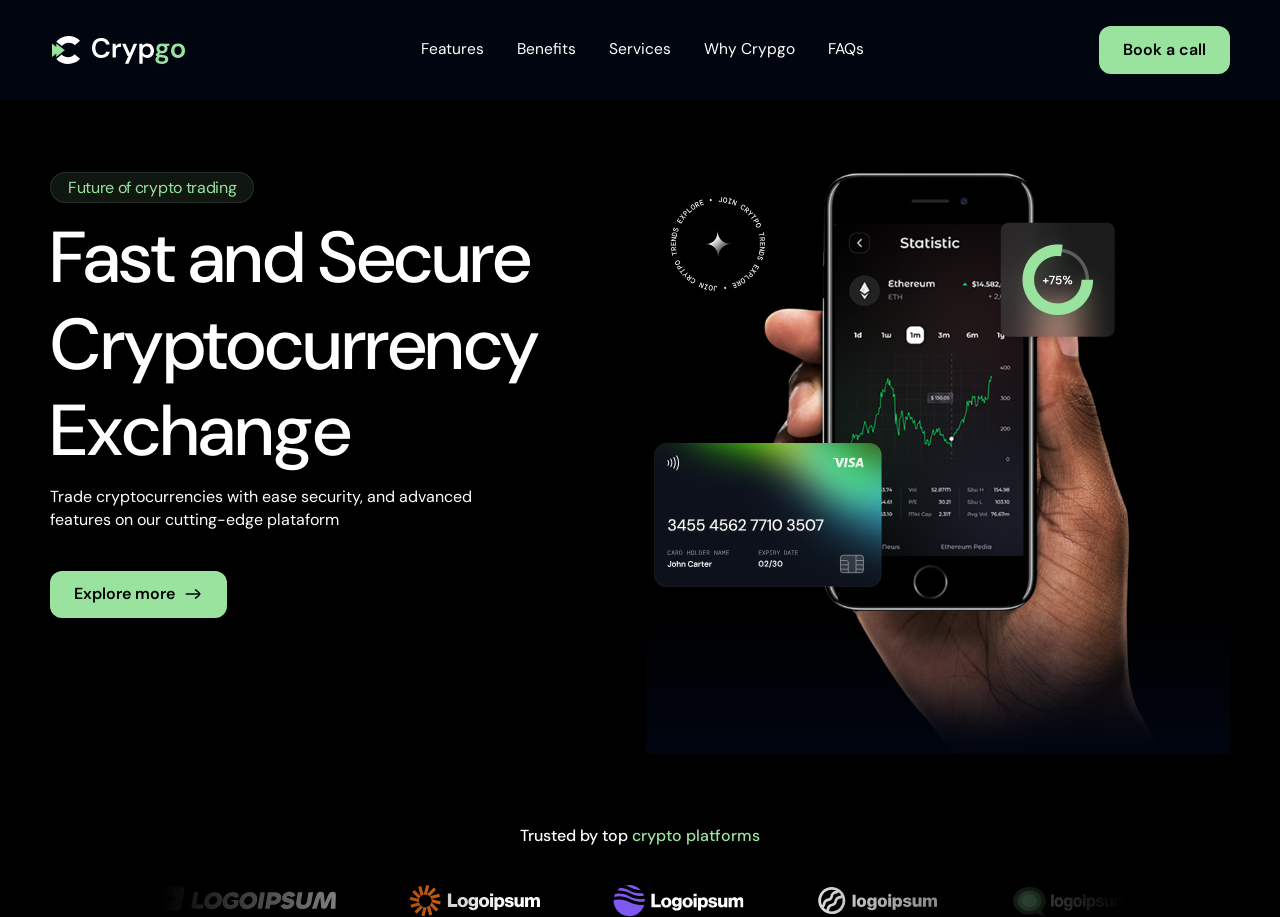
<file: index.html>
<!DOCTYPE html>
<html lang="en">
<head>
    <meta charset="UTF-8">
    <meta name="viewport" content="width=device-width, initial-scale=1.0">
    <link rel="stylesheet" href="css/index.css">
    <link rel="icon" type="image/x-icon" href="assets/Logo_C.ico">
    <link href="https://fonts.googleapis.com/css2?family=DM+Sans:wght@400;500;600&display=swap" rel="stylesheet">
    <title>Crypgo</title>
</head>
<body>
    <nav class="navbar">
        <div class="crypgo_logo">
            <img src="/assets/Logo.svg" alt="" srcset="">
        </div>
        <ol>
            <li class="nav_item">Features</li>
            <li class="nav_item">Benefits</li>
            <li class="nav_item">Services</li>
            <li class="nav_item">Why Crypgo</li>
            <a href="3rd_task/faq.html"><li class="nav_item">FAQs</li></a>
        </ol>

        
        <button class="nav_button">Book a call</button>
        <img src="/assets/menu.png" alt="" srcset="" class="burguer-menu">
        
    </nav>
    <section>
        <div class="left">
            <div class="info">
                <div class="badge">
                    <span>Future of crypto trading</span>
                </div>
                <span class="main_text">Fast and Secure <br/> Cryptocurrency <br/> Exchange </span>
                <p>Trade cryptocurrencies with ease security, and advanced <br/> features on our cutting-edge plataform</p>
            </div>
            <button class="left_button">
                Explore more <img src="assets/Right arrow.svg" alt="" srcset="">
            </button>
        </div>
            <div class="right">
                <img class="curve_text" src="assets/curve text.svg" alt="">
                <img class="visa_card" src="assets/Cart Gradient 2.svg" alt="">
                <img class="chart_circle" src="assets/Frame 34.png" alt="">
    
                <div class="phone_wrapper">
                    <img class="phone" src="assets/Layer-51 2.svg" alt="">
                </div>
            </div>
    </section>
    <div class="trusted">
        <div class="logo">
            <span class="white_text">Trusted by top <span class="green_text">crypto platforms</span></span>
            <div class="logo_container">
                <img class="logo_size fipsum" src="assets/Frame.svg" alt="" srcset="">
                <img class="logo_size" src="assets/logo-55.svg" alt="" srcset="">
                <img class="logo_size" src="assets/logo-51.svg" alt="">
                <img class="logo_size" src="assets/logo-7.svg" alt="">
                <img class="logo_size" src="assets/logo-28.svg" alt="" srcset="">
            </div>
        </div>
    </div>
    <script src="js/main.js"></script>
</body>
</html>
</file>
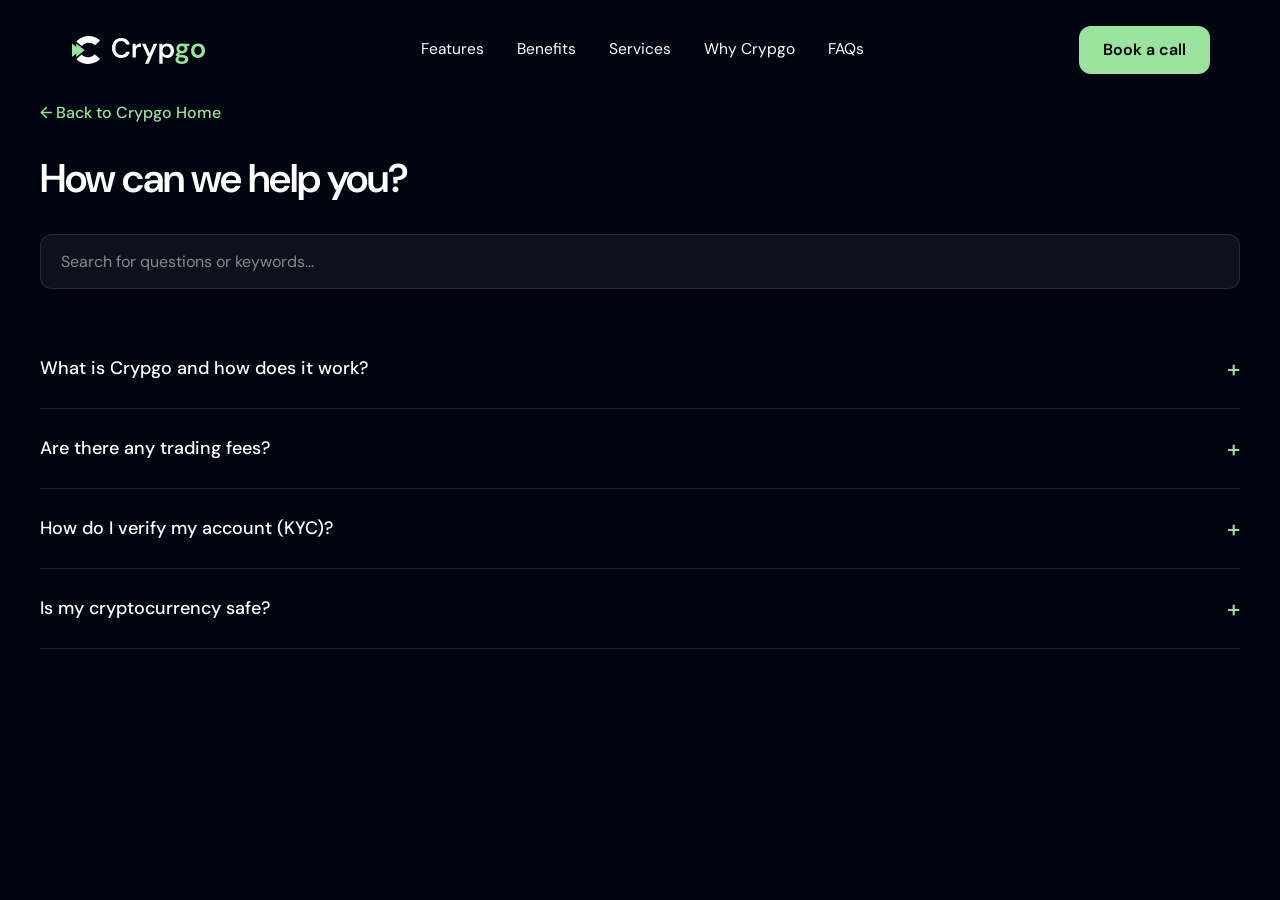
<file: 3rd_task/faq.html>
<!DOCTYPE html>
<html lang="en">
<head>
    <meta charset="UTF-8">
    <meta name="viewport" content="width=device-width, initial-scale=1.0">
    <title>Help & FAQs</title>
    <link rel="icon" type="image/x-icon" href="../assets/Logo_C.ico">
    <link href="https://fonts.googleapis.com/css2?family=DM+Sans:wght@400;500;600&display=swap" rel="stylesheet">
    
    <style>
        
        * {
            box-sizing: border-box;
            margin: 0;
            padding: 0;
            font-family: 'DM Sans', sans-serif;
        }

        body {
            background-color: #000510;
            color: #ffffff;
            line-height: 1.6;
            padding: 0px 20px 40px 20px;
        }
        a{
            text-decoration: none;
        }

        .navbar{
            display: flex;
            align-items: center;
            justify-content: space-between; 
            height: 100px;
            max-width: 1300px;
            width: 100%;
            margin: 0 auto;
            background-color: #000510;
            padding: 0px 50px;
        }
        .crypgo_logo{
            height: 32px;
            width: 135px;
        }

        .crypgo_logo img {
            display: block;
        }   

        .nav_button{
            width: 131px;
            padding: 13px 24px 13px 24px;
            background-color: #99e39e;
            border-radius: 12px;
            border: none;
            font-family: 'DM Sans', sans-serif;
            font-weight: 600;      
            font-size: 16px;
            line-height: 1.4;      
            letter-spacing: 0px;  
            color: #000000; 
            cursor: pointer;
        }
        .nav_button:hover{
            background-color: #65c76c;
        }
        ol{
            width: 443px;
            display: flex;
            align-items: center;
            justify-content: space-between;
            list-style-type: none;
            margin: 0;
            padding: 0;
        }
        .nav_item {
            font-family: 'DM Sans', sans-serif;
            font-weight: 400;      
            font-size: 15.5px;
            line-height: 1.4;      
            letter-spacing: normal;  
            color: white;
            list-style: none;
            cursor: pointer;
        }
        .nav_item:hover{
            color:#99e39e
        }

        .container {
            max-width: 1200px;
            margin: 0 auto;
        }

        .back-link {
            display: inline-block;
            color: #99e39e;
            text-decoration: none;
            margin-bottom: 20px;
            font-weight: 500;
            transition: color 0.3s;
        }

        .back-link:hover {
            color: #65c76c;
        }

        h1 {
            font-size: 40px;
            margin-bottom: 24px;
            font-weight: 600;
            letter-spacing: -1px;
        }

        
        .search-wrapper {
            margin-bottom: 40px;
            position: relative;
        }

        #faq-search {
            width: 100%;
            padding: 16px 20px;
            border-radius: 12px;
            border: 1px solid rgba(255, 255, 255, 0.1);
            background-color: rgba(255, 255, 255, 0.05);
            color: white;
            font-size: 16px;
            outline: none;
            transition: border-color 0.3s;
        }

        #faq-search:focus {
            border-color: #99e39e;
        }

        #faq-search::placeholder {
            color: rgba(255, 255, 255, 0.5);
        }

       
        .faq-item {
            border-bottom: 1px solid rgba(255, 255, 255, 0.1);
            overflow: hidden;
        }

        
        .faq-item.hidden {
            display: none;
        }

        .faq-question {
            width: 100%;
            display: flex;
            justify-content: space-between;
            align-items: center;
            padding: 24px 0;
            background: none;
            border: none;
            color: white;
            font-size: 18px;
            font-weight: 500;
            text-align: left;
            cursor: pointer;
        }

        .icon {
            font-size: 24px;
            color: #99e39e;
            transition: transform 0.3s ease;
        }


        .faq-answer-wrapper {
            max-height: 0;
            overflow: hidden;
            transition: max-height 0.4s ease-in-out;
        }

        .faq-answer {
            padding-bottom: 24px;
            color: rgba(255, 255, 255, 0.7);
            font-size: 16px;
        }

        
        .faq-item.active .icon {
            transform: rotate(45deg); 
        }

        .faq-item.active .faq-answer-wrapper {
            max-height: 500px; 
        }

        .burguer-menu{
    display: none;
}

        
@media (width <= 1024px) {
    
    
    ol, .nav_button{
        display: none;
    }

    .burguer-menu{
        display: block;
        height: 20px;
        width: 30px;
        cursor: pointer;
    }
    .navbar{
        padding: 30px;
        position: absolute;
        top: 0;
        left: 0;
        width: 100%;
        z-index: 1000;
    }
    .navbar.active {
        flex-wrap: wrap;
        background-color: #000510;
        padding-bottom: 20px;
        height: auto;
    }
    .navbar.active ol {
        display: flex;
        flex-direction: column;
        width: 100%;
        order: 3;
        align-items: center;
        gap: 25px;
        padding-top: 20px;
        margin: 0;
    }
    .navbar.active .nav_button{
        display: block;
        order: 4;
        margin: 20px auto 0 auto;
    }

    .container{
        margin-top: 120px;
    }

}
        
 @media (width <= 600px) {
    h1 { font-size: 32px; }
    .faq-question { font-size: 16px; }
        }
</style>
</head>
<body>
    <nav class="navbar">
        <div class="crypgo_logo">
            <a href="../index.html"><img src="/assets/Logo.svg" alt="" srcset=""></a>
        </div>
        <ol>
            <li class="nav_item">Features</li>
            <li class="nav_item">Benefits</li>
            <li class="nav_item">Services</li>
            <li class="nav_item">Why Crypgo</li>
            <a href="faq.html"><li class="nav_item">FAQs</li></a>
        </ol>

        
        <button class="nav_button">Book a call</button>
        <img src="/assets/menu.png" alt="" srcset="" class="burguer-menu">
        
    </nav>
    <div class="container">
        <a href="../index.html" class="back-link">← Back to Crypgo Home</a>
        
        <h1>How can we help you?</h1>

        <div class="search-wrapper">
            <input type="text" id="faq-search" placeholder="Search for questions or keywords...">
        </div>

        <div class="faq-list">
            
            <div class="faq-item">
                <button class="faq-question">What is Crypgo and how does it work? <span class="icon">+</span></button>
                <div class="faq-answer-wrapper">
                    <div class="faq-answer">
                        Crypgo is a fast and secure cryptocurrency exchange platform designed for both professionals and beginners. It allows you to trade, store, and manage your digital assets with advanced security features and a user-friendly interface.
                    </div>
                </div>
            </div>

            <div class="faq-item">
                <button class="faq-question">Are there any trading fees? <span class="icon">+</span></button>
                <div class="faq-answer-wrapper">
                    <div class="faq-answer">
                        Yes, we charge a minimal flat fee of 0.1% per transaction. However, if you hold our native token, you can unlock discounts of up to 50% on all your trading fees.
                    </div>
                </div>
            </div>

            <div class="faq-item">
                <button class="faq-question">How do I verify my account (KYC)? <span class="icon">+</span></button>
                <div class="faq-answer-wrapper">
                    <div class="faq-answer">
                        To verify your account, navigate to the settings dashboard and upload a valid government-issued ID along with a recent proof of address. The automated verification process usually takes less than 10 minutes.
                    </div>
                </div>
            </div>

            <div class="faq-item">
                <button class="faq-question">Is my cryptocurrency safe? <span class="icon">+</span></button>
                <div class="faq-answer-wrapper">
                    <div class="faq-answer">
                        Security is our top priority. 95% of all digital assets are stored in multi-signature offline cold wallets. We also enforce Two-Factor Authentication (2FA) for all withdrawals and account changes.
                    </div>
                </div>
            </div>

        </div>
    </div>

    <script>
        
        document.addEventListener("DOMContentLoaded", () => {
        const burgerBTN = document.querySelector('.burguer-menu');
        const navbar = document.querySelector('.navbar');

        burgerBTN.addEventListener('click', () => {
        navbar.classList.toggle('active')
    })

})

        
        const searchInput = document.getElementById('faq-search');
        const faqItems = document.querySelectorAll('.faq-item');
        const questions = document.querySelectorAll('.faq-question');

        questions.forEach(question => {
            question.addEventListener('click', () => {
                const currentItem = question.parentElement;
                const isCurrentlyActive = currentItem.classList.contains('active');

                faqItems.forEach(item => {
                    item.classList.remove('active');
                });

                if (!isCurrentlyActive) {
                    currentItem.classList.add('active');
                }
            });
        });


        searchInput.addEventListener('input', (event) => {

            const searchTerm = event.target.value.toLowerCase();

            faqItems.forEach(item => {
                const text = item.innerText.toLowerCase();

                
                if (text.includes(searchTerm)) {
                    item.classList.remove('hidden');
                } else {
                    item.classList.add('hidden');
                }
            });
        });

    </script>
</body>
</html>
</file>
<file: css/index.css>
*{
    box-sizing: border-box;
    margin:0;
    padding: 0;
}
a{
   text-decoration: none;
}
body{
    background-color: black;
    font-family: "DM Sans";
}
.navbar{
    display: flex;
    align-items: center;
    justify-content: space-between; 
    height: 100px;
    max-width: 1300px;
    width: 100%;
    margin: 0 auto;
    background-color: #000510;
    padding: 0px 50px;
}
.crypgo_logo{
    height: 32px;
    width: 135px;

}

.crypgo_logo img {
    display: block;
}

.nav_button{
    width: 131px;
    padding: 13px 24px 13px 24px;
    background-color: #99e39e;
    border-radius: 12px;
    border: none;
    font-family: 'DM Sans', sans-serif;
    font-weight: 600;      
    font-size: 16px;
    line-height: 1.4;      
    letter-spacing: 0px;  
    color: #000000; 
    cursor: pointer;
}
.nav_button:hover{
    background-color: #65c76c;
}
ol{
    width: 443px;
    display: flex;
    align-items: center;
    justify-content: space-between;
    list-style-type: none;
    margin: 0;
    padding: 0;
}
.nav_item {
    font-family: 'DM Sans', sans-serif;
    font-weight: 400;      
    font-size: 15.5px;
    line-height: 1.4;      
    letter-spacing: normal;  
    color: white;
    list-style: none;
    cursor: pointer;
         
      
}
.nav_item:hover{
    color:#99e39e
}

section{
    display: flex;
    justify-content: space-between;
    min-height: 654px;
    height: 654px;
    width: 100%;
    max-width: 1300px;
    margin: 0 auto;
    padding: 72px 50px 0px 50px;
}
.left{
    display: flex;
    flex-direction: column;
    align-items: flex-start;
    max-width: 588px;
    width: 100%;
    height: 100%;
    max-height: 445px;
    gap: 40px;
}
.info{
    display: flex;
    flex-direction: column;
    align-items: flex-start;
    gap: 12px;
    
}
.badge{
    font-family: inherit;
    font-weight: 400;
    font-size: 15.px;
    letter-spacing: -0.02em;
    line-height: 1.2;
    padding-top: 5px;
    padding-right: 17px;
    padding-bottom: 5px;
    padding-left: 17px;
    gap: 8px;
    border-radius: 999px;
    border: 1px solid #FFFFFF1A;
    color: #99e39e;
    background-color: #99e39e1A ;

}
.main_text{
    display: block;
    color: white;
    font-weight: 500;
    line-height: 1.2;
    font-size: 72px;
    letter-spacing: -0.006em;
}
p{
    color: white;
    font-weight: 400;
    font-size: 16px;
    line-height: 1.4;
    letter-spacing: 0%;
    margin: 0;
}
.left_button {
    display: flex;
    align-items: center;
    justify-content: center; 
    gap: 8px;
    border: none;
    border-radius: 12px;
    background-color: #99e39e;
    font-family: 'DM Sans', sans-serif;
    font-weight: 600;      
    font-size: 16px;
    line-height: 1.4;      
    letter-spacing: 0px;  
    color: #000000;     
    padding: 12px 24px;
    cursor: pointer;
}
.left_button:hover{
    background-color: #65c76c;
}

.right {
    width: 100%;
    max-width: 584px;
    height: 582px; 
    position: relative;

}


.curve_text {
    position: absolute;
    top: 24px;
    left: 24px; 
    z-index: 2;
}

.visa_card {
    position: absolute;
    top: 270.85px;
    left: 8px; 
    z-index: 10; 
}

.chart_circle {
    position: absolute;
    top: 48px;
    left: 348px;
    z-index: 10; 
}

.phone_wrapper {
    position: absolute;
    display: flex;
    justify-content: center;
    align-items: center; 

    height: 100%;
    width: 100%;
    z-index: 1; 
}

.phone {
    width: 100%;
    height: 100%;
    object-fit: cover; 
    object-position: bottom center; 
}


.phone_wrapper::after {
    position: absolute;
    content: '';
    height: 25%; 
    width: 100%;
    bottom: 0;
    background: linear-gradient(to top, #000510, transparent);
    z-index: 5; 
}
.trusted{
    max-width: 1300px;
    width: 100%;
    padding-top: 72px;
    margin: 0 auto;
}
.logo{
    display: flex;
    justify-content: center;
    align-items: center;
    flex-direction: column;
    width: 100%;
    gap: 40px;

}
.logo .white_text{
    color: white;
    font-weight: 500;
    font-style: Medium;
    font-size: 16px;
    line-height: 120%;
    letter-spacing: -2%;

}
.logo_size{
    width: auto;
    height: 32px;
    margin: 0;
    padding: 0;

}
.logo_size.fipsum{
    width: 187.31707763671875px;
    height: 32px;
}
.logo_container{
    display: flex;
    justify-content: center;
    align-items: center;
    position: relative;
    max-width: 1300px;
    width: 100%;
    height: 32px;
    gap: 72px;
    margin: 0 auto;
}
.logo_container::before{
    content: '';
    position: absolute;
    top: 0;
    bottom: 0;
    left: 0;
    width: 40%;
    pointer-events: none;
    z-index: 2;
    background: linear-gradient(to right, #000000 0%, #000000 31.5%, transparent 100%);
}
.logo_container::after{
    content: '';
    position: absolute;
    top: 0;
    bottom: 0;
    right: 0;
    width: 40%;
    pointer-events: none;
    z-index: 2;
    background: linear-gradient(to left, #000000 0%, #000000 30%, transparent 100%);
}
.green_text{
    color: #99e39e;
}
.burguer-menu{
    display: none;
}

@media (width <= 1024px) {
    ol, .nav_button{
        display: none;
    }

    .burguer-menu{
        display: block;
        height: 20px;
        width: 30px;
        cursor: pointer;
    }
    .navbar{
        padding: 30px;
        position: absolute;
        top: 0;
        left: 0;
        width: 100%;
        z-index: 1000;
    }
    .navbar.active {
        flex-wrap: wrap;
        background-color: #000510;
        padding-bottom: 20px;
        height: auto;
    }
    .navbar.active ol {
        display: flex;
        flex-direction: column;
        width: 100%;
        order: 3;
        align-items: center;
        gap: 25px;
        padding-top: 20px;
        margin: 0;
    }
    .navbar.active .nav_button{
        display: block;
        order: 4;
        margin: 20px auto 0 auto;
    }

    section{
        min-height: 550px;
        height: 100%;
        padding-top: 170px;
    }
    .right{
        position: relative;
        display: flex;
        height: 400px;
        flex-direction: column;
        align-items: center;
        gap: 24px;
        margin-top: 20px;
    }
    .phone{
        position: relative;
        top: 40px;
        bottom: 0;
        left: -20px;
        right: auto;
        object-fit: contain; 
        object-position: bottom center;
        -webkit-mask-image: linear-gradient(to top, transparent 0%, black 30%);
        mask-image: linear-gradient(to top, transparent 0%, black 30%);
        
    }
    .phone_wrapper {
        position: absolute;
        display: flex;
        justify-content: center;
        align-items: flex-end; 
        height: 100%;
        width: 100%;
        z-index: 1; 
        
    }

    .phone_wrapper::after {
        display: none;
    }

    .visa_card{
        display: none;
    }
    .chart_circle{
        position: relative;
        top: -80px;
        bottom: 0;
        left: 70px;
        right: 0
    }
    .curve_text{
        position: relative;
        top: -30px ;
        bottom: 80px;
        left: auto;
        right: 80px;
        scale: 170%;
        z-index: 1;
    }
    .main_text{
        font-size: 48px;
        line-height: 1.1;
    }
    .logo_container{
        display: flex;
        flex-wrap: wrap;
        gap: 16px;
        max-width: 100%;
        width: 100%;
    }
    .trusted{
        padding: 110px 0px 20px 0px;
    }
}

@media ( width <= 768px) {
    body{
        overflow-x: hidden;
    }
    .navbar{
        padding: 30px;
    }

    ol, .nav_button{
        display: none;
    }
    .burguer-menu{
        display: block;
        height: 20px;
        width: 30px;
        cursor: pointer;
    }
    .navbar.active {
        flex-wrap: wrap;
        background-color: #000510;
        position: absolute;
        width: 100%;
        left: 0;
        top: 0;
        z-index: 1000;
        padding-bottom: 20px;
        height: auto;
    }
    .navbar.active section{
        margin-top: 100px;
    }
    .navbar.active ol {
        display: flex;
        flex-direction: column;
        width: 100%;
        order: 3;
        align-items: center;
        gap: 25px;
        padding-top: 20px;
        margin: 0;
    }

    .navbar.active .nav_button{
        display: block;
        order: 4;
        margin: 20px auto 0 auto;
    }
    
    section{
        flex-direction: column;
        padding: 130px 50px 0px 50px;
        
    }
    .left, .right{
        width: 100%;
    }
    .right{
        position: relative;
        display: flex;
        height: 400px;
        flex-direction: column;
        align-items: center;
        gap: 24px;
        margin-top: 20px;
    }
    .visa_card{
        display: flex;
        position: relative;
        top: 40px;
        bottom: 0;
        left: -20px;
        right: auto;
        scale: 150%;
    }
    .chart_circle{
        position: relative;
        top: -180px;
        bottom: 0;
        left: 130px;
        right: 0
    }
    .curve_text{
        position: relative;
        top: 70px ;
        bottom: 80px;
        left: auto;
        right: 70px;
        scale: 170%;
        z-index: 1;
    }
    .phone_wrapper{
        display: none;
    }
    .phone{
        display: none;
    }
    .main_text{
        padding-top: 40px;
        font-size: 48px;
        line-height: 1.1;
    }
    .logo_container{
        display: flex;
        flex-wrap: wrap;
        gap: 16px;
        max-width: 100%;
        width: 100%;
    }
    .trusted{
        margin-top: 10px;
        padding: 40px 0px 20px 0px;
    }

  
}

@media (width <= 420px) {
    .main_text{
        padding-top: 10px;
        font-size: 40px;
        line-height: 1.1;
    }
    section{
        flex-direction: column;
        padding: 130px 30px 0px 30px;
    }
    .left, .right{
        width: 100%;
    }
    .right{
        position: relative;
        display: flex;
        height: 400px;
        flex-direction: column;
        align-items: center;
        gap: 24px;
        margin-top: 20px;
    }
    .visa_card{
        display: flex;
        position: relative;
        top: 40px;
        bottom: 0;
        left: 10px;
        right: auto;
        scale: 140%;
    }
    .chart_circle{
        position: relative;
        top: -180px;
        bottom: 10;
        left: 100px;
        right: 0
    }
    .curve_text{
        position: relative;
        top: 70px ;
        bottom: 80px;
        left: auto;
        right: 70px;
        scale: 170%;
        z-index: 1;
    }
    .phone_wrapper{
        display: none;
    }
    .phone{
        display: none;
    }
    .trusted{
        padding: 10px 0px 20px 0px;
    }
}
</file>
